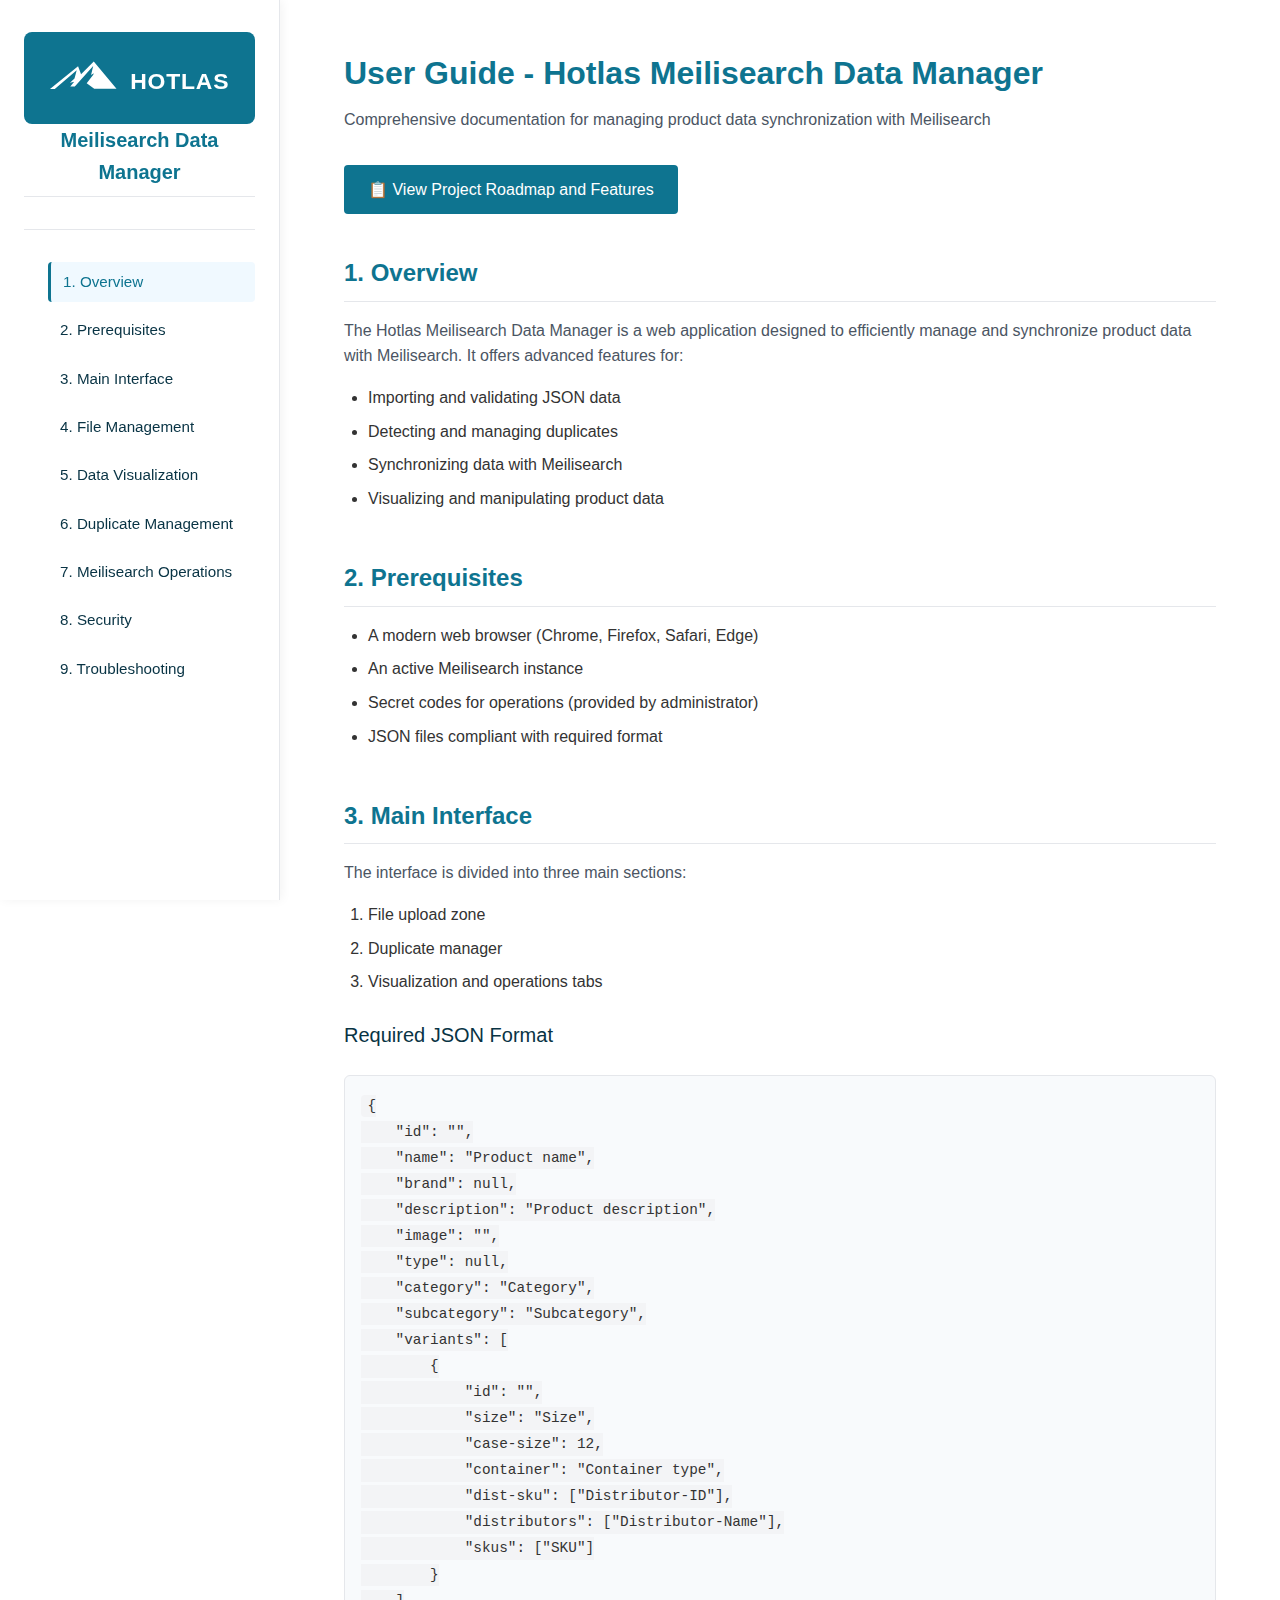
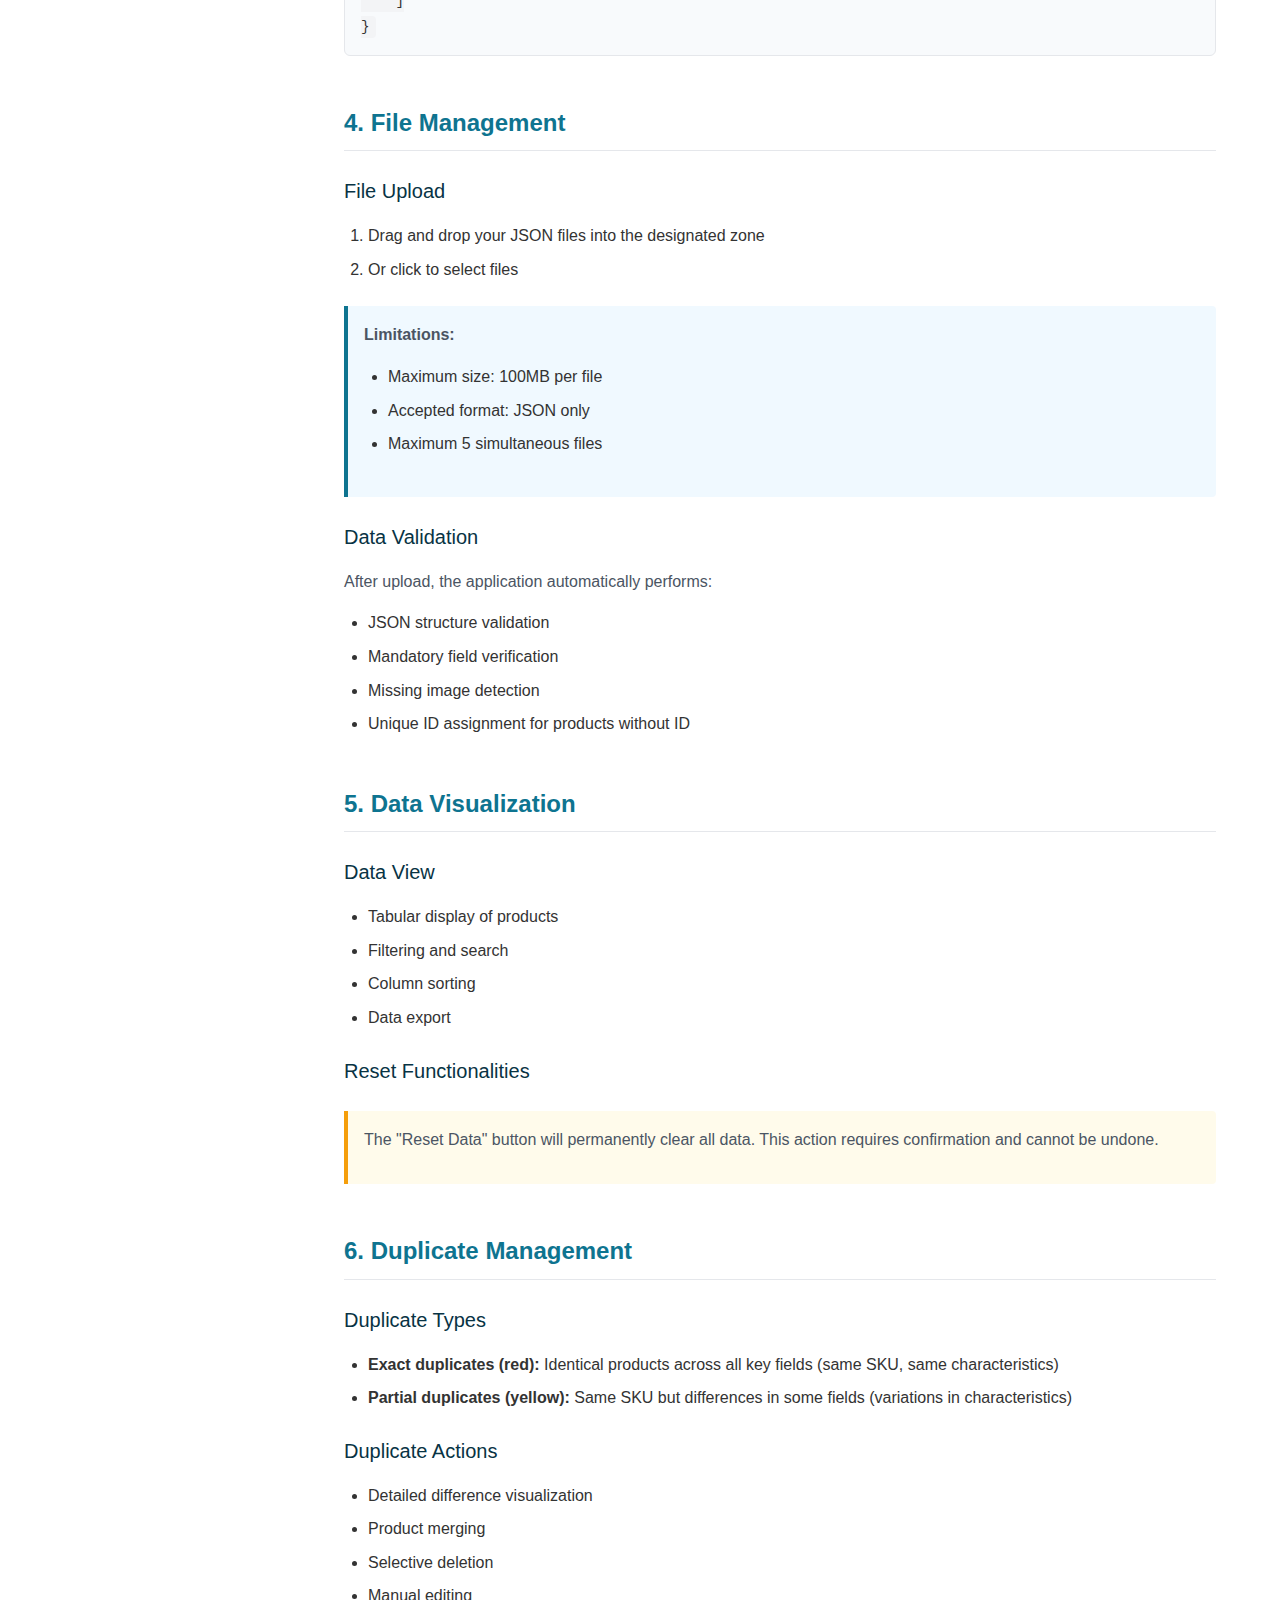
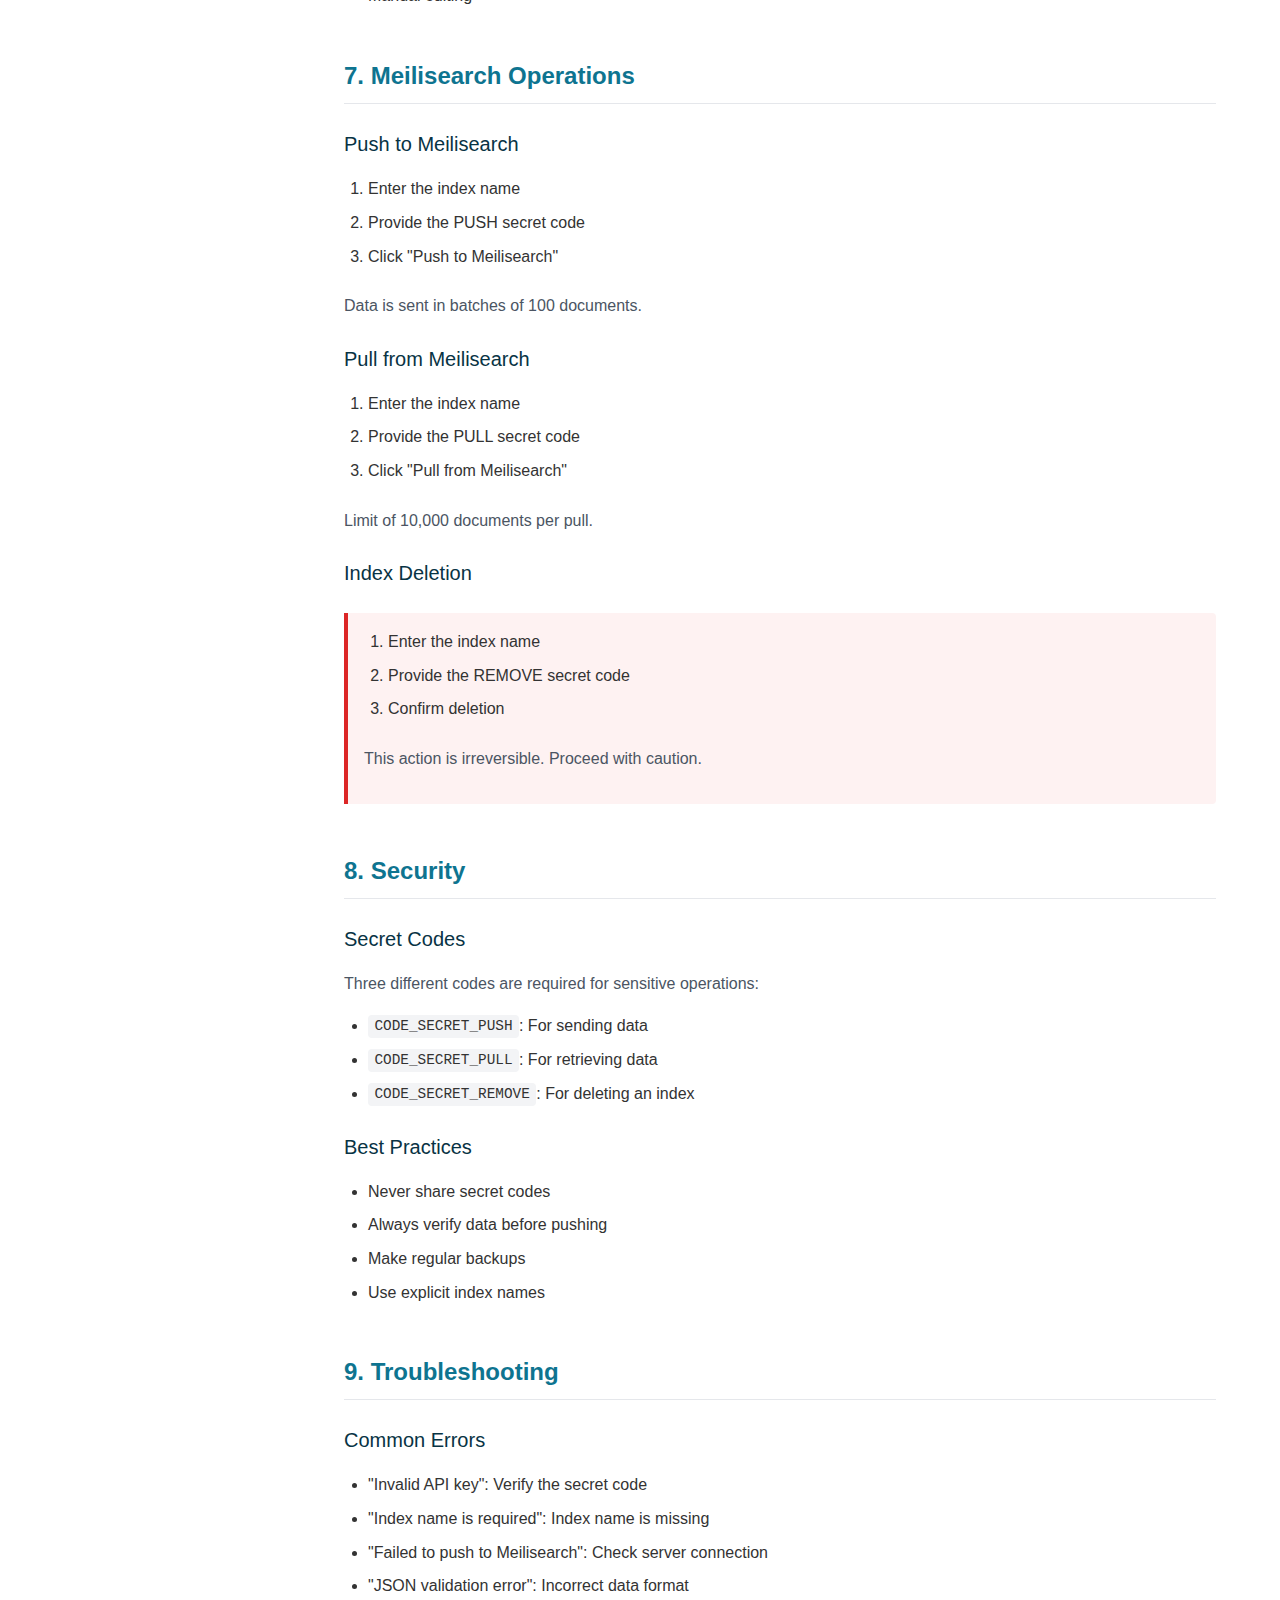
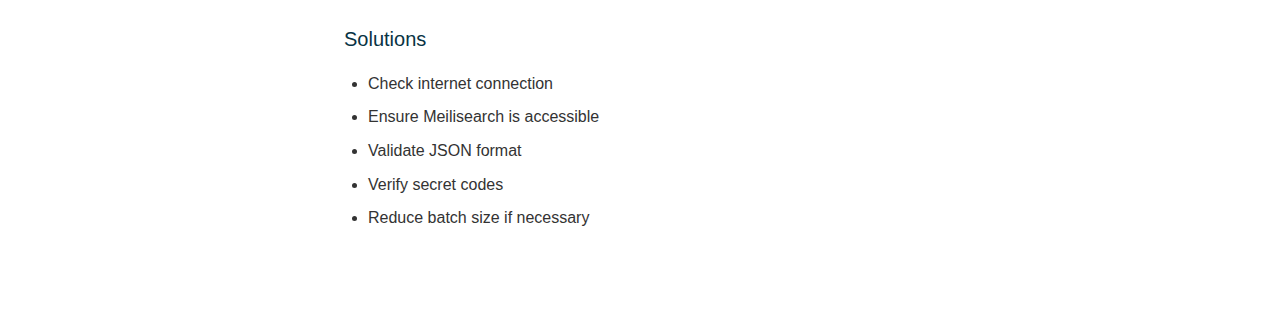
<file: index.html>
<!DOCTYPE html>
<html lang="en">
<head>
    <meta charset="UTF-8">
    <meta name="viewport" content="width=device-width, initial-scale=1.0">
    <title>User Guide - Hotlas Meilisearch Data Manager</title>
    <link rel="stylesheet" href="styles.css">
</head>
<body>
    <!-- Sidebar Navigation -->
    <div class="sidebar">
        <div class="sidebar-header">
            <div style="background-color: #0E7490; border-radius: 8px; padding: 1rem; display: flex; justify-content: center; align-items: center;">
                <img src="logo-white.svg" alt="Hotlas Logo" style="width: 180px; height: 60px;">
            </div>
            <h2>Meilisearch Data Manager</h2>
        </div>
        <ul class="toc">
            <li><a href="#overview" class="active">1. Overview</a></li>
            <li><a href="#prerequisites">2. Prerequisites</a></li>
            <li><a href="#main-interface">3. Main Interface</a></li>
            <li><a href="#file-management">4. File Management</a></li>
            <li><a href="#data-visualization">5. Data Visualization</a></li>
            <li><a href="#duplicate-management">6. Duplicate Management</a></li>
            <li><a href="#meilisearch-operations">7. Meilisearch Operations</a></li>
            <li><a href="#security">8. Security</a></li>
            <li><a href="#troubleshooting">9. Troubleshooting</a></li>
        </ul>
    </div>

    <!-- Main Content -->
    <div class="main-content">
        <div class="header">
            <h1>User Guide - Hotlas Meilisearch Data Manager</h1>
            <p>Comprehensive documentation for managing product data synchronization with Meilisearch</p>
            <a href="project-overview.html" style="
                display: inline-block;
                margin-top: 1rem;
                padding: 0.75rem 1.5rem;
                background-color: var(--primary);
                color: white;
                text-decoration: none;
                border-radius: 4px;
                font-weight: 500;
                transition: background-color 0.3s ease;">
                📋 View Project Roadmap and Features
            </a>
        </div>

        <section id="overview">
            <h2>1. Overview</h2>
            <p>The Hotlas Meilisearch Data Manager is a web application designed to efficiently manage and synchronize product data with Meilisearch. It offers advanced features for:</p>
            <ul>
                <li>Importing and validating JSON data</li>
                <li>Detecting and managing duplicates</li>
                <li>Synchronizing data with Meilisearch</li>
                <li>Visualizing and manipulating product data</li>
            </ul>
        </section>

        <section id="prerequisites">
            <h2>2. Prerequisites</h2>
            <ul>
                <li>A modern web browser (Chrome, Firefox, Safari, Edge)</li>
                <li>An active Meilisearch instance</li>
                <li>Secret codes for operations (provided by administrator)</li>
                <li>JSON files compliant with required format</li>
            </ul>
        </section>

        <section id="main-interface">
            <h2>3. Main Interface</h2>
            <p>The interface is divided into three main sections:</p>
            <ol>
                <li>File upload zone</li>
                <li>Duplicate manager</li>
                <li>Visualization and operations tabs</li>
            </ol>

            <h3>Required JSON Format</h3>
            <pre><code>{
    "id": "",
    "name": "Product name",
    "brand": null,
    "description": "Product description",
    "image": "",
    "type": null,
    "category": "Category",
    "subcategory": "Subcategory",
    "variants": [
        {
            "id": "",
            "size": "Size",
            "case-size": 12,
            "container": "Container type",
            "dist-sku": ["Distributor-ID"],
            "distributors": ["Distributor-Name"],
            "skus": ["SKU"]
        }
    ]
}</code></pre>
        </section>

        <section id="file-management">
            <h2>4. File Management</h2>

            <h3>File Upload</h3>
            <ol>
                <li>Drag and drop your JSON files into the designated zone</li>
                <li>Or click to select files</li>
            </ol>

            <div class="note">
                <p><strong>Limitations:</strong></p>
                <ul>
                    <li>Maximum size: 100MB per file</li>
                    <li>Accepted format: JSON only</li>
                    <li>Maximum 5 simultaneous files</li>
                </ul>
            </div>

            <h3>Data Validation</h3>
            <p>After upload, the application automatically performs:</p>
            <ul>
                <li>JSON structure validation</li>
                <li>Mandatory field verification</li>
                <li>Missing image detection</li>
                <li>Unique ID assignment for products without ID</li>
            </ul>
        </section>

        <section id="data-visualization">
            <h2>5. Data Visualization</h2>

            <h3>Data View</h3>
            <ul>
                <li>Tabular display of products</li>
                <li>Filtering and search</li>
                <li>Column sorting</li>
                <li>Data export</li>
            </ul>

            <h3>Reset Functionalities</h3>
            <div class="warning">
                <p>The "Reset Data" button will permanently clear all data. This action requires confirmation and cannot be undone.</p>
            </div>
        </section>

        <section id="duplicate-management">
            <h2>6. Duplicate Management</h2>

            <h3>Duplicate Types</h3>
            <ul>
                <li><strong>Exact duplicates (red):</strong> Identical products across all key fields (same SKU, same characteristics)</li>
                <li><strong>Partial duplicates (yellow):</strong> Same SKU but differences in some fields (variations in characteristics)</li>
            </ul>

            <h3>Duplicate Actions</h3>
            <ul>
                <li>Detailed difference visualization</li>
                <li>Product merging</li>
                <li>Selective deletion</li>
                <li>Manual editing</li>
            </ul>
        </section>

        <section id="meilisearch-operations">
            <h2>7. Meilisearch Operations</h2>

            <h3>Push to Meilisearch</h3>
            <ol>
                <li>Enter the index name</li>
                <li>Provide the PUSH secret code</li>
                <li>Click "Push to Meilisearch"</li>
            </ol>
            <p>Data is sent in batches of 100 documents.</p>

            <h3>Pull from Meilisearch</h3>
            <ol>
                <li>Enter the index name</li>
                <li>Provide the PULL secret code</li>
                <li>Click "Pull from Meilisearch"</li>
            </ol>
            <p>Limit of 10,000 documents per pull.</p>

            <h3>Index Deletion</h3>
            <div class="danger">
                <ol>
                    <li>Enter the index name</li>
                    <li>Provide the REMOVE secret code</li>
                    <li>Confirm deletion</li>
                </ol>
                <p>This action is irreversible. Proceed with caution.</p>
            </div>
        </section>

        <section id="security">
            <h2>8. Security</h2>

            <h3>Secret Codes</h3>
            <p>Three different codes are required for sensitive operations:</p>
            <ul>
                <li><code>CODE_SECRET_PUSH</code>: For sending data</li>
                <li><code>CODE_SECRET_PULL</code>: For retrieving data</li>
                <li><code>CODE_SECRET_REMOVE</code>: For deleting an index</li>
            </ul>

            <h3>Best Practices</h3>
            <ul>
                <li>Never share secret codes</li>
                <li>Always verify data before pushing</li>
                <li>Make regular backups</li>
                <li>Use explicit index names</li>
            </ul>
        </section>

        <section id="troubleshooting">
            <h2>9. Troubleshooting</h2>

            <h3>Common Errors</h3>
            <ul>
                <li>"Invalid API key": Verify the secret code</li>
                <li>"Index name is required": Index name is missing</li>
                <li>"Failed to push to Meilisearch": Check server connection</li>
                <li>"JSON validation error": Incorrect data format</li>
            </ul>

            <h3>Solutions</h3>
            <ul>
                <li>Check internet connection</li>
                <li>Ensure Meilisearch is accessible</li>
                <li>Validate JSON format</li>
                <li>Verify secret codes</li>
                <li>Reduce batch size if necessary</li>
            </ul>
        </section>
    </div>
    <script src="scripts.js"></script>
</body>
</html>
</file>
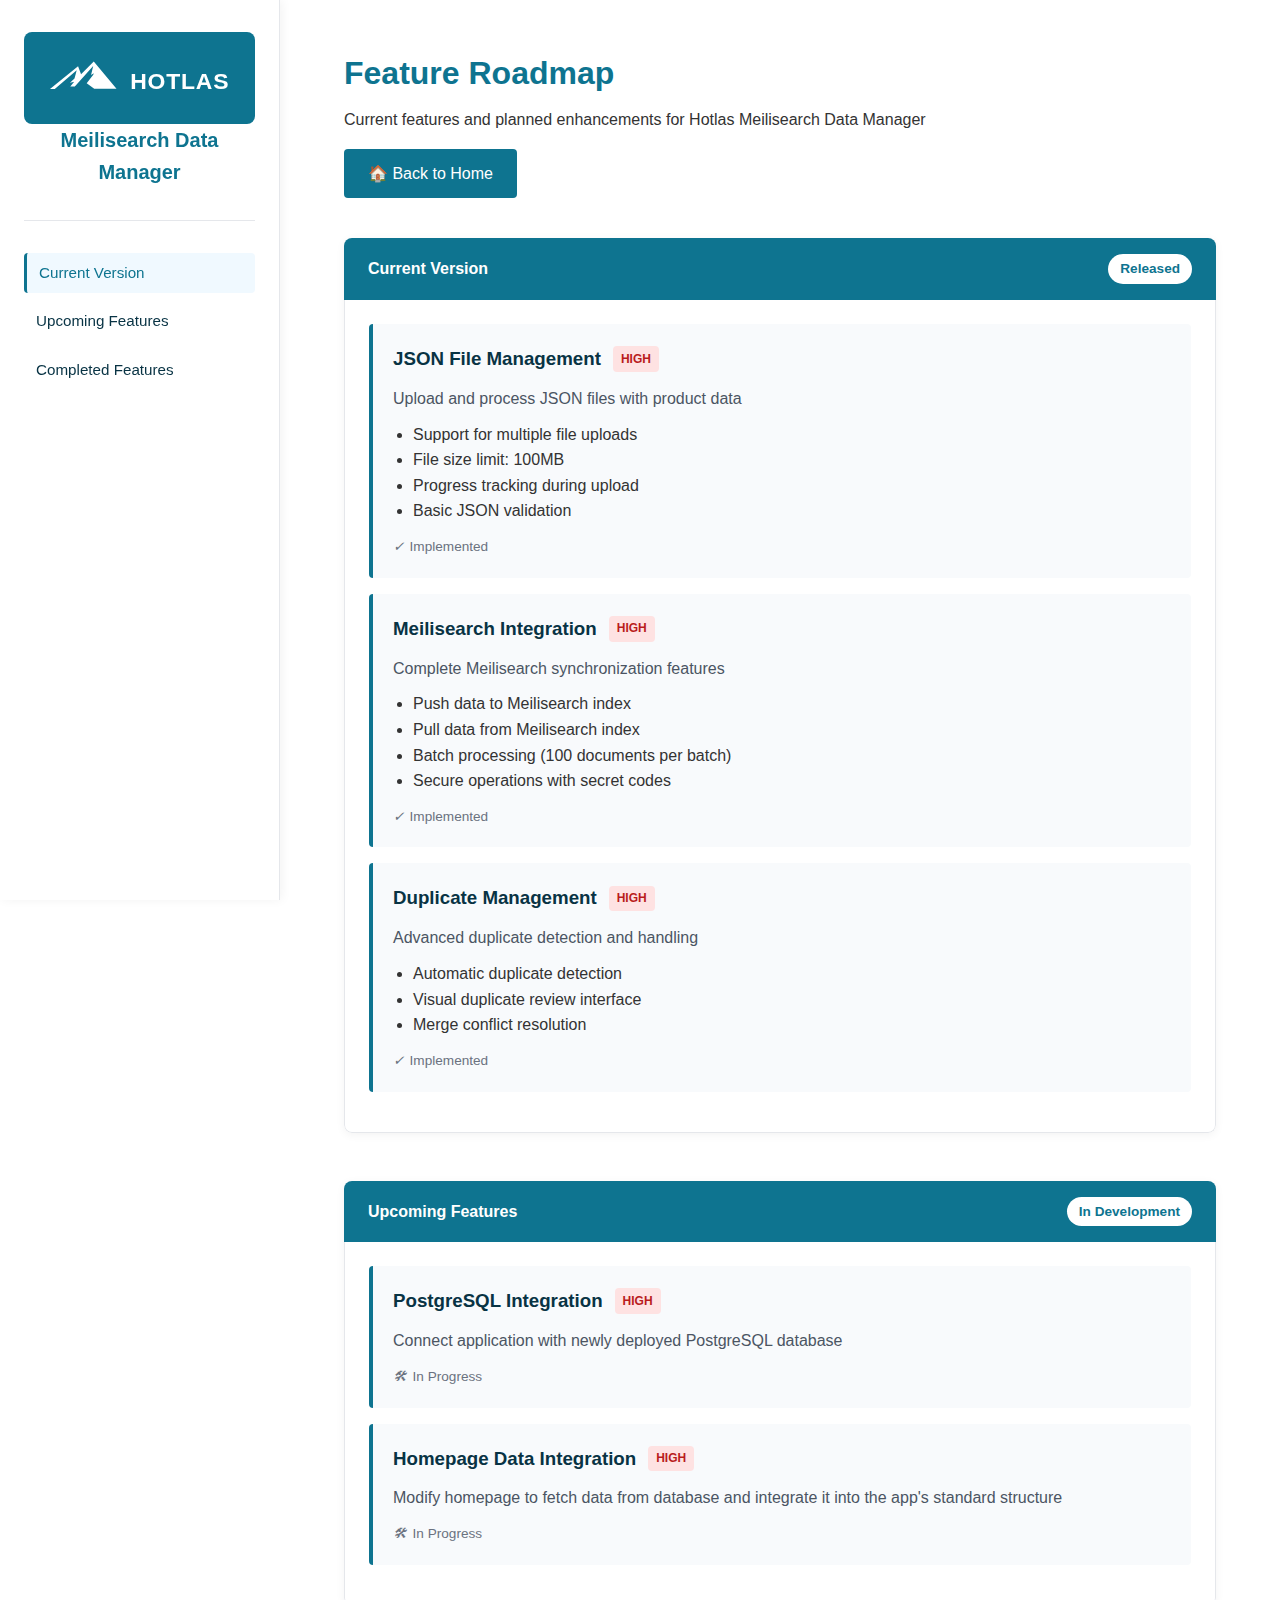
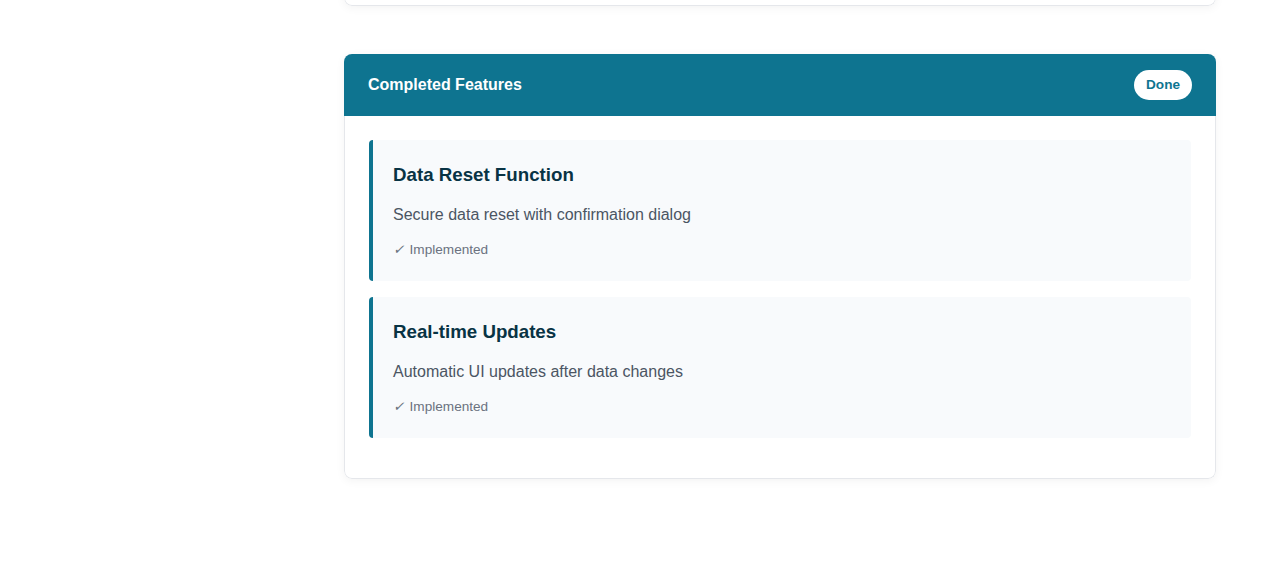
<file: project-overview.html>
<!DOCTYPE html>
<html lang="en">
<head>
    <meta charset="UTF-8">
    <meta name="viewport" content="width=device-width, initial-scale=1.0">
    <title>Feature Roadmap - Hotlas Meilisearch Data Manager</title>
    <style>
        :root {
            --primary: #0E7490; /* Hotlas brand */
            --secondary: #0E7490;
            --accent: #0E7490;
            --light: #ffffff;
            --dark: #083344;
            --success: #0d9488;
            --warning: #f59e0b;
            --danger: #dc2626;
        }
        
        * {
            margin: 0;
            padding: 0;
            box-sizing: border-box;
            font-family: 'Segoe UI', Tahoma, Geneva, Verdana, sans-serif;
        }
        
        body {
            display: flex;
            background-color: white;
            line-height: 1.6;
            color: #333;
        }
        
        /* Sidebar Navigation */
        .sidebar {
            width: 280px;
            background-color: white;
            color: var(--dark);
            padding: 2rem 1.5rem;
            position: fixed;
            height: 100vh;
            overflow-y: auto;
            border-right: 1px solid #e5e7eb;
            box-shadow: 2px 0 10px rgba(0,0,0,0.05);
        }
        
        .sidebar-header {
            margin-bottom: 2rem;
            padding-bottom: 1.5rem;
            border-bottom: 1px solid #e5e7eb;
            text-align: center;
        }
        
        .logo-placeholder {
            width: 180px;
            height: 60px;
            margin: 0 auto 1.5rem;
            background-color: #f3f4f6;
            border: 2px dashed #9ca3af;
            display: flex;
            align-items: center;
            justify-content: center;
            color: #6b7280;
            font-size: 14px;
        }
        
        .sidebar h2 {
            font-size: 1.25rem;
            color: var(--primary);
            font-weight: 600;
            margin-bottom: 0.5rem;
        }
        
        .toc {
            list-style: none;
        }
        
        .toc li {
            margin-bottom: 0.5rem;
        }
        
        .toc a {
            color: var(--dark);
            text-decoration: none;
            display: block;
            padding: 0.5rem 0.75rem;
            border-radius: 4px;
            transition: all 0.3s ease;
            font-size: 0.95rem;
        }
        
        .toc a:hover {
            background-color: #f0f9ff;
            color: var(--primary);
        }
        
        .toc a.active {
            background-color: #f0f9ff;
            color: var(--primary);
            font-weight: 500;
            border-left: 3px solid var(--primary);
        }
        
        /* Main Content */
        .main-content {
            flex: 1;
            margin-left: 280px;
            padding: 3rem 4rem;
            background-color: white;
        }
        
        .header {
            margin-bottom: 2.5rem;
        }
        
        .header h1 {
            font-size: 2rem;
            color: var(--primary);
            margin-bottom: 0.5rem;
            font-weight: 700;
        }
        
        /* Feature Roadmap Styles */
        .roadmap-phase {
            margin-bottom: 3rem;
            background: white;
            border-radius: 8px;
            box-shadow: 0 2px 10px rgba(0,0,0,0.05);
            overflow: hidden;
        }
        
        .phase-header {
            background-color: var(--primary);
            color: white;
            padding: 1rem 1.5rem;
            font-weight: 600;
            display: flex;
            justify-content: space-between;
            align-items: center;
        }
        
        .phase-header .badge {
            background-color: white;
            color: var(--primary);
            padding: 0.25rem 0.75rem;
            border-radius: 20px;
            font-size: 0.85rem;
            font-weight: 600;
        }
        
        .features-list {
            padding: 1.5rem;
            border: 1px solid #e5e7eb;
            border-top: none;
            border-radius: 0 0 8px 8px;
        }
        
        .feature-card {
            padding: 1.25rem;
            margin-bottom: 1rem;
            border-left: 4px solid var(--primary);
            background-color: #f8fafc;
            border-radius: 4px;
            transition: all 0.3s ease;
        }
        
        .feature-card:hover {
            transform: translateY(-2px);
            box-shadow: 0 4px 8px rgba(14, 116, 144, 0.1);
        }
        
        .feature-card h3 {
            color: var(--dark);
            margin-bottom: 0.75rem;
            display: flex;
            align-items: center;
        }
        
        .feature-card .priority {
            display: inline-block;
            font-size: 0.75rem;
            padding: 0.2rem 0.5rem;
            border-radius: 4px;
            margin-left: 0.75rem;
            font-weight: 600;
        }
        
        .priority.high {
            background-color: #fee2e2;
            color: #b91c1c;
        }
        
        .priority.medium {
            background-color: #fef3c7;
            color: #92400e;
        }
        
        .priority.low {
            background-color: #ecfdf5;
            color: #065f46;
        }
        
        .feature-card p {
            color: #4b5563;
            margin-bottom: 0.5rem;
        }
        
        .meta {
            display: flex;
            font-size: 0.85rem;
            color: #6b7280;
            margin-top: 0.75rem;
        }
        
        .meta span {
            margin-right: 1.5rem;
            display: flex;
            align-items: center;
        }
        
        .meta i {
            margin-right: 0.35rem;
        }
        
        /* Responsive Design */
        @media (max-width: 768px) {
            body {
                flex-direction: column;
            }
            
            .sidebar {
                width: 100%;
                position: relative;
                height: auto;
                border-right: none;
                border-bottom: 1px solid #e5e7eb;
            }
            
            .main-content {
                margin-left: 0;
                padding: 2rem;
            }
        }
    </style>
</head>
<body>
    <!-- Sidebar Navigation -->
    <div class="sidebar">
        <div class="sidebar-header">
            <div style="background-color: #0E7490; border-radius: 8px; padding: 1rem; display: flex; justify-content: center; align-items: center;">
                <img src="logo-white.svg" alt="Hotlas Logo" style="width: 180px; height: 60px;">
            </div>
            <h2>Meilisearch Data Manager</h2>
        </div>
        <ul class="toc">
            <li><a href="#current-version" class="active">Current Version</a></li>
            <li><a href="#upcoming-features">Upcoming Features</a></li>
            <li><a href="#completed">Completed Features</a></li>
        </ul>
    </div>

    <!-- Main Content -->
    <div class="main-content">
        <div class="header">
            <h1>Feature Roadmap</h1>
            <p>Current features and planned enhancements for Hotlas Meilisearch Data Manager</p>
            <a href="index.html" style="
                display: inline-block;
                margin-top: 1rem;
                padding: 0.75rem 1.5rem;
                background-color: var(--primary);
                color: white;
                text-decoration: none;
                border-radius: 4px;
                font-weight: 500;
                transition: background-color 0.3s ease;">
                🏠 Back to Home
            </a>
        </div>

        <!-- Current Version -->
        <section id="current-version">
            <div class="roadmap-phase">
                <div class="phase-header">
                    <span>Current Version</span>
                    <span class="badge">Released</span>
                </div>
                <div class="features-list">
                    <div class="feature-card">
                        <h3>JSON File Management <span class="priority high">HIGH</span></h3>
                        <p>Upload and process JSON files with product data</p>
                        <ul style="margin-left: 20px; margin-top: 10px;">
                            <li>Support for multiple file uploads</li>
                            <li>File size limit: 100MB</li>
                            <li>Progress tracking during upload</li>
                            <li>Basic JSON validation</li>
                        </ul>
                        <div class="meta">
                            <span><i>✓</i> Implemented</span>
                        </div>
                    </div>

                    <div class="feature-card">
                        <h3>Meilisearch Integration <span class="priority high">HIGH</span></h3>
                        <p>Complete Meilisearch synchronization features</p>
                        <ul style="margin-left: 20px; margin-top: 10px;">
                            <li>Push data to Meilisearch index</li>
                            <li>Pull data from Meilisearch index</li>
                            <li>Batch processing (100 documents per batch)</li>
                            <li>Secure operations with secret codes</li>
                        </ul>
                        <div class="meta">
                            <span><i>✓</i> Implemented</span>
                        </div>
                    </div>

                    <div class="feature-card">
                        <h3>Duplicate Management <span class="priority high">HIGH</span></h3>
                        <p>Advanced duplicate detection and handling</p>
                        <ul style="margin-left: 20px; margin-top: 10px;">
                            <li>Automatic duplicate detection</li>
                            <li>Visual duplicate review interface</li>
                            <li>Merge conflict resolution</li>
                        </ul>
                        <div class="meta">
                            <span><i>✓</i> Implemented</span>
                        </div>
                    </div>
                </div>
            </div>
        </section>

        <!-- Upcoming Features -->
        <section id="upcoming-features">
            <div class="roadmap-phase">
                <div class="phase-header">
                    <span>Upcoming Features</span>
                    <span class="badge">In Development</span>
                </div>
                <div class="features-list">
                    <div class="feature-card">
                        <h3>PostgreSQL Integration <span class="priority high">HIGH</span></h3>
                        <p>Connect application with newly deployed PostgreSQL database</p>
                        <div class="meta">
                            <span><i>🛠</i> In Progress</span>
                        </div>
                    </div>

                    <div class="feature-card">
                        <h3>Homepage Data Integration <span class="priority high">HIGH</span></h3>
                        <p>Modify homepage to fetch data from database and integrate it into the app's standard structure</p>
                        <div class="meta">
                            <span><i>🛠</i> In Progress</span>
                        </div>
                    </div>
                </div>
            </div>
        </section>

        <!-- Completed Features -->
        <section id="completed">
            <div class="roadmap-phase">
                <div class="phase-header">
                    <span>Completed Features</span>
                    <span class="badge">Done</span>
                </div>
                <div class="features-list">
                    <div class="feature-card">
                        <h3>Data Reset Function</h3>
                        <p>Secure data reset with confirmation dialog</p>
                        <div class="meta">
                            <span><i>✓</i> Implemented</span>
                        </div>
                    </div>

                    <div class="feature-card">
                        <h3>Real-time Updates</h3>
                        <p>Automatic UI updates after data changes</p>
                        <div class="meta">
                            <span><i>✓</i> Implemented</span>
                        </div>
                    </div>
                </div>
            </div>
        </section>
    </div>

    <script>
        // Highlight active TOC item
        document.addEventListener('DOMContentLoaded', function() {
            const sections = document.querySelectorAll('section');
            const navLinks = document.querySelectorAll('.toc a');
            
            window.addEventListener('scroll', function() {
                let current = '';
                
                sections.forEach(section => {
                    const sectionTop = section.offsetTop;
                    const sectionHeight = section.clientHeight;
                    
                    if (pageYOffset >= (sectionTop - 200)) {
                        current = section.getAttribute('id');
                    }
                });
                
                navLinks.forEach(link => {
                    link.classList.remove('active');
                    if (link.getAttribute('href') === '#' + current) {
                        link.classList.add('active');
                    }
                });
            });
        });
    </script>
</body>
</html>
</file>
<file: styles.css>
:root {
    --primary: #0E7490; /* Hotlas brand color */
    --secondary: #0E7490;
    --accent: #0E7490;
    --light: #ffffff;
    --dark: #083344; /* Darker shade for contrast */
    --success: #0d9488;
    --warning: #f59e0b;
    --danger: #dc2626;
}

* {
    margin: 0;
    padding: 0;
    box-sizing: border-box;
    font-family: 'Segoe UI', Tahoma, Geneva, Verdana, sans-serif;
}

body {
    display: flex;
    background-color: white;
    line-height: 1.6;
    color: #333;
}

/* Sidebar Navigation */
.sidebar {
    width: 280px;
    background-color: white;
    color: var(--dark);
    padding: 2rem 1.5rem;
    position: fixed;
    height: 100vh;
    overflow-y: auto;
    border-right: 1px solid #e5e7eb;
    box-shadow: 2px 0 10px rgba(0,0,0,0.05);
}

.sidebar-header {
    margin-bottom: 2rem;
    padding-bottom: 1.5rem;
    border-bottom: 1px solid #e5e7eb;
    text-align: center;
}

.logo-placeholder {
    width: 180px;
    height: 60px;
    margin: 0 auto 1.5rem;
    background-color: #f3f4f6;
    border: 2px dashed #9ca3af;
    display: flex;
    align-items: center;
    justify-content: center;
    color: #6b7280;
    font-size: 14px;
}

.sidebar h2 {
    font-size: 1.25rem;
    color: var(--primary);
    font-weight: 600;
    margin-bottom: 0.5rem;
}

.toc {
    list-style: none;
}

.toc li {
    margin-bottom: 0.5rem;
}

.toc a {
    color: var(--dark);
    text-decoration: none;
    display: block;
    padding: 0.5rem 0.75rem;
    border-radius: 4px;
    transition: all 0.3s ease;
    font-size: 0.95rem;
}

.toc a:hover {
    background-color: #f0f9ff;
    color: var(--primary);
}

.toc a.active {
    background-color: #f0f9ff;
    color: var(--primary);
    font-weight: 500;
    border-left: 3px solid var(--primary);
}

/* Main Content */
.main-content {
    flex: 1;
    margin-left: 280px;
    padding: 3rem 4rem;
    background-color: white;
}

.header {
    margin-bottom: 2.5rem;
}

.header h1 {
    font-size: 2rem;
    color: var(--primary);
    margin-bottom: 0.5rem;
    font-weight: 700;
}

.header p {
    color: #4b5563;
}

section {
    margin-bottom: 3rem;
}

h2 {
    color: var(--primary);
    font-size: 1.5rem;
    margin-bottom: 1rem;
    padding-bottom: 0.5rem;
    border-bottom: 1px solid #e5e7eb;
    font-weight: 600;
}

h3 {
    color: var(--dark);
    font-size: 1.25rem;
    margin: 1.5rem 0 1rem;
    font-weight: 500;
}

p {
    margin-bottom: 1rem;
    color: #4b5563;
}

ul, ol {
    margin-bottom: 1.5rem;
    padding-left: 1.5rem;
}

li {
    margin-bottom: 0.5rem;
}

code {
    background-color: #f3f4f6;
    padding: 0.2rem 0.4rem;
    border-radius: 4px;
    font-family: 'Courier New', Courier, monospace;
    font-size: 0.9rem;
}

pre {
    background-color: #f8fafc;
    padding: 1rem;
    border-radius: 6px;
    overflow-x: auto;
    margin: 1.5rem 0;
    border: 1px solid #e5e7eb;
}

.note {
    background-color: #f0f9ff;
    border-left: 4px solid var(--primary);
    padding: 1rem;
    margin: 1.5rem 0;
    border-radius: 0 4px 4px 0;
}

.warning {
    background-color: #fffbeb;
    border-left: 4px solid var(--warning);
    padding: 1rem;
    margin: 1.5rem 0;
    border-radius: 0 4px 4px 0;
}

.danger {
    background-color: #fef2f2;
    border-left: 4px solid var(--danger);
    padding: 1rem;
    margin: 1.5rem 0;
    border-radius: 0 4px 4px 0;
}

.btn {
    display: inline-block;
    background-color: var(--primary);
    color: white;
    padding: 0.5rem 1rem;
    border-radius: 4px;
    text-decoration: none;
    font-weight: 500;
    transition: background-color 0.3s;
    border: none;
    cursor: pointer;
}

.btn:hover {
    background-color: #0c6a83;
}

/* Responsive Design */
@media (max-width: 768px) {
    body {
        flex-direction: column;
    }
    
    .sidebar {
        width: 100%;
        position: relative;
        height: auto;
        border-right: none;
        border-bottom: 1px solid #e5e7eb;
    }
    
    .main-content {
        margin-left: 0;
        padding: 2rem;
    }
}
</file>
